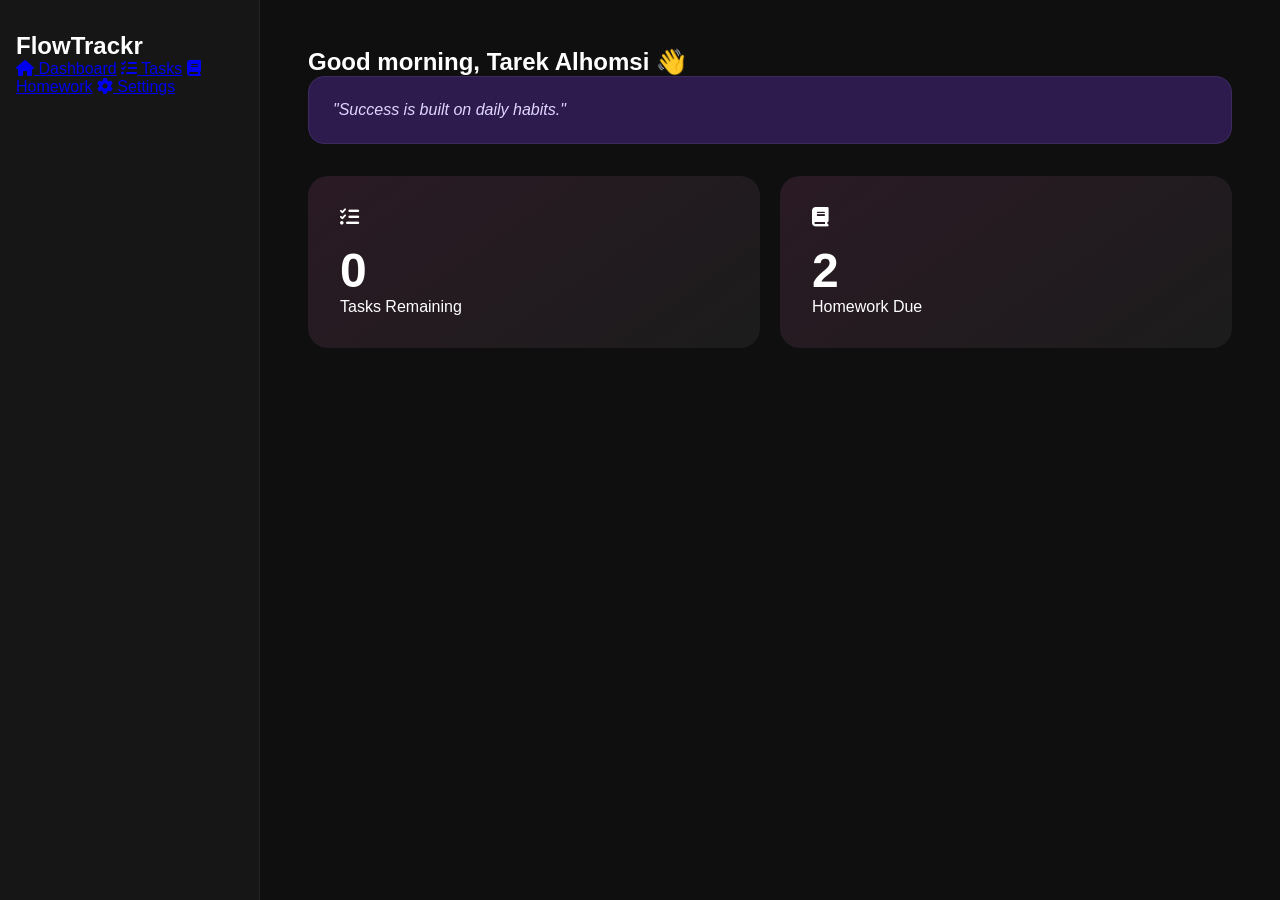
<file: index.html>
<!DOCTYPE html>
<html lang="en">
<head>
    <meta charset="UTF-8">
    <title>FlowTrackr | Dashboard</title>
    <link rel="stylesheet" href="style.css">
    <link rel="stylesheet" href="https://cdnjs.cloudflare.com/ajax/libs/font-awesome/6.4.0/css/all.min.css">
</head>
<body>
    <nav>
        <div class="logo"><h1>FlowTrackr</h1></div>
        <div class="nav-links">
            <a href="index.html" class="nav-link active"><i class="fa-solid fa-house"></i> Dashboard</a>
            <a href="tasks.html" class="nav-link"><i class="fa-solid fa-list-check"></i> Tasks</a>
            <a href="homework.html" class="nav-link"><i class="fa-solid fa-book"></i> Homework</a>
            <a href="settings.html" class="nav-link"><i class="fa-solid fa-gear"></i> Settings</a>
        </div>
    </nav>
    <main>
        <h2>Good morning, Tarek Alhomsi 👋</h2>
        <div class="quote-banner">
            <p>"Success is built on daily habits."</p>
        </div>
        <div class="stats-grid">
            <div class="stat-card card-tasks">
                <i class="fa-solid fa-list-check" style="color: var(--accent-pink);"></i>
                <h1 style="font-size: 3rem;">0</h1>
                <p>Tasks Remaining</p>
            </div>
            <div class="stat-card card-homework">
                <i class="fa-solid fa-book" style="color: var(--accent-orange);"></i>
                <h1 style="font-size: 3rem;">2</h1>
                <p>Homework Due</p>
            </div>
        </div>
    </main>
</body>
</html>
</file>
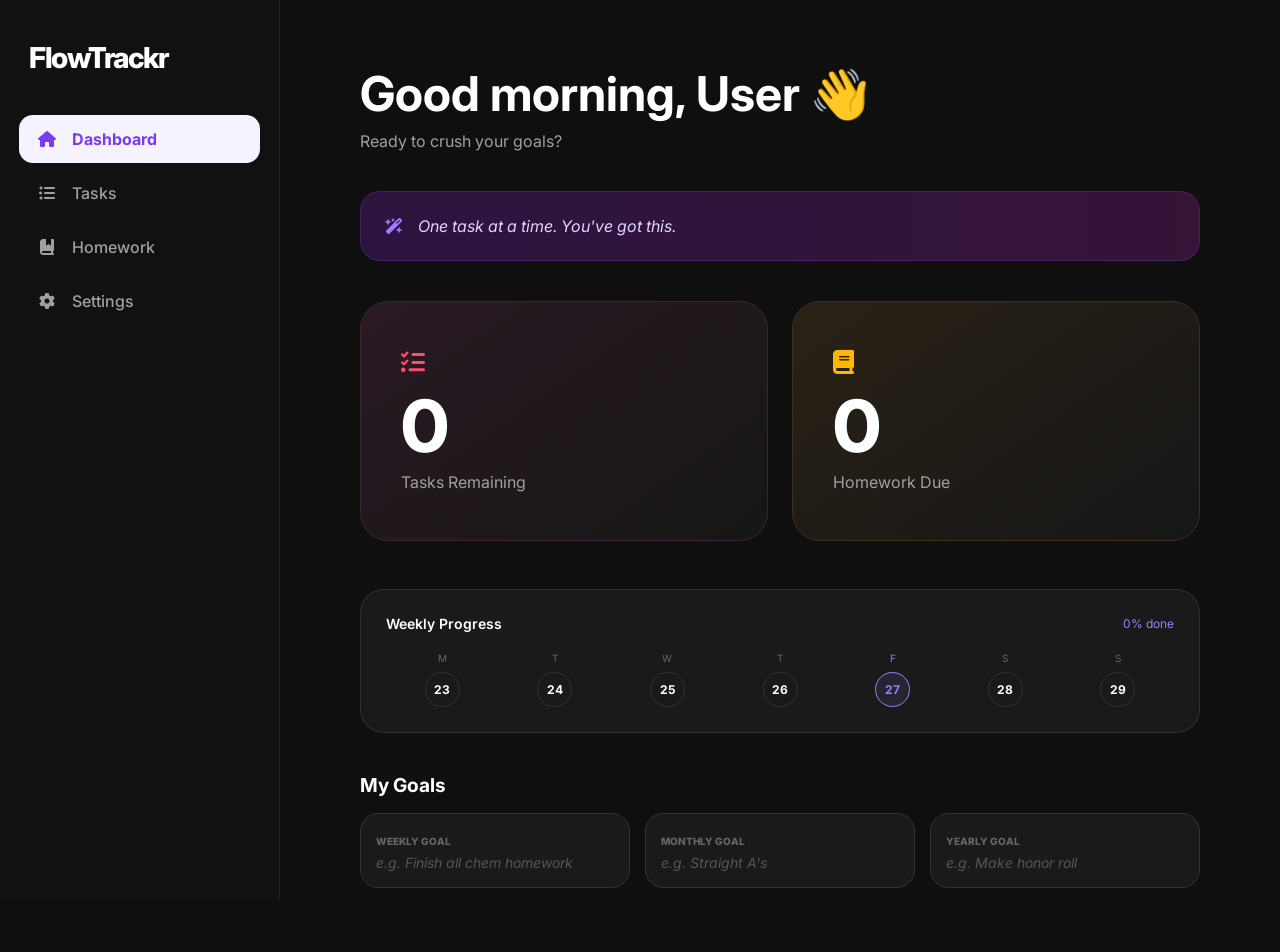
<file: dashboard.html>
<!DOCTYPE html>
<html lang="en">
<head>
    <meta charset="UTF-8">
    <meta name="viewport" content="width=device-width, initial-scale=1.0">
    <title>FlowTrackr | Dashboard</title>
    <link rel="stylesheet" href="https://cdnjs.cloudflare.com/ajax/libs/font-awesome/6.4.0/css/all.min.css">
    <link href="https://fonts.googleapis.com/css2?family=Inter:wght@400;500;600;700;800&display=swap" rel="stylesheet">
    
    <style>
        :root {
            --bg-dark: #0f0f0f;
            --sidebar-bg: #111111;
            --accent-purple: #9d7cff;
            --text-main: #ffffff;
            --text-dim: #a0a0a0;
            --active-bg: #f5f3ff;
            --active-text: #7c3aed;
            --card-red: linear-gradient(145deg, #2a1a24 0%, #161616 100%);
            --card-orange: linear-gradient(145deg, #2a2216 0%, #161616 100%);
            --banner-purple: linear-gradient(to right, rgba(88, 28, 135, 0.4), rgba(112, 26, 117, 0.4));
        }

        * { margin: 0; padding: 0; box-sizing: border-box; font-family: 'Inter', sans-serif; }
        body { background-color: var(--bg-dark); color: var(--text-main); display: flex; min-height: 100vh; }

        /* --- SIDEBAR --- */
        nav { width: 280px; background-color: var(--sidebar-bg); padding: 2.5rem 1.2rem; height: 100vh; position: sticky; top: 0; display: flex; flex-direction: column; border-right: 1px solid #222; }
        .logo-area h1 { font-size: 1.8rem; font-weight: 800; letter-spacing: -1.5px; margin-bottom: 2.5rem; padding-left: 10px; }
        .nav-item { display: flex; align-items: center; padding: 14px 18px; border-radius: 14px; color: var(--text-dim); text-decoration: none; font-weight: 500; margin-bottom: 6px; }
        .nav-item.active { background-color: var(--active-bg); color: var(--active-text); font-weight: 700; }
        .nav-item i { margin-right: 15px; width: 20px; text-align: center; }

        /* --- MAIN CONTENT --- */
        main { flex: 1; padding: 4rem 5rem; max-width: 1400px; }
        .greeting-title { font-size: 3rem; font-weight: 700; margin-bottom: 0.5rem; }
        .sub-text { color: var(--text-dim); margin-bottom: 2.5rem; }

        /* Motivation Banner (From Base44) */
        .quote-banner {
            background: var(--banner-purple);
            padding: 1.5rem;
            border-radius: 20px;
            border: 1px solid rgba(139, 92, 246, 0.2);
            display: flex;
            align-items: center;
            gap: 15px;
            margin-bottom: 2.5rem;
        }

        /* Stats Grid */
        .stats-grid { display: grid; grid-template-columns: 1fr 1fr; gap: 24px; margin-bottom: 3rem; }
        .stat-card { padding: 3rem 2.5rem; border-radius: 28px; border: 1px solid rgba(255,255,255,0.05); }
        .stat-card.tasks { background: var(--card-red); border-color: #3d2434; }
        .stat-card.homework { background: var(--card-orange); border-color: #3d301d; }
        .stat-card .count { font-size: 4.5rem; font-weight: 800; display: block; line-height: 1; margin-bottom: 10px; }

        /* Weekly Progress (From Base44) */
        .progress-section { background: #1a1a1a; padding: 25px; border-radius: 24px; border: 1px solid rgba(255,255,255,0.1); margin-bottom: 2.5rem; }
        .days-row { display: flex; justify-content: space-between; margin-top: 20px; }
        .day-dot { display: flex; flex-direction: column; align-items: center; gap: 8px; flex: 1; }
        .dot-circle { width: 35px; height: 35px; border-radius: 50%; border: 1px solid #333; display: flex; align-items: center; justify-content: center; font-size: 12px; font-weight: 700; }
        .dot-circle.today { border-color: var(--accent-purple); background: rgba(157, 124, 255, 0.1); color: var(--accent-purple); }

        /* Goals (From Base44) */
        .goals-grid { display: grid; grid-template-columns: 1fr 1fr 1fr; gap: 15px; }
        .goal-item { background: #1a1a1a; padding: 15px; border-radius: 18px; border: 1px solid #333; }
        .goal-input { background: transparent; border: none; color: white; width: 100%; font-size: 14px; outline: none; margin-top: 5px; }
        .goal-input::placeholder { color: #555; font-style: italic; }
    </style>
</head>
<body>

    <nav>
        <div class="logo-area"><h1>FlowTrackr</h1></div>
        <div class="nav-links">
            <a href="dashboard.html" class="nav-item active"><i class="fa-solid fa-house"></i> Dashboard</a>
            <a href="tasks.html" class="nav-item"><i class="fa-solid fa-list-ul"></i> Tasks</a>
            <a href="homework.html" class="nav-item"><i class="fa-solid fa-book-bookmark"></i> Homework</a>
            <a href="settings.html" class="nav-item"><i class="fa-solid fa-gear"></i> Settings</a>
        </div>
    </nav>

    <main>
        <h2 class="greeting-title" id="greet">Good morning 👋</h2>
        <p class="sub-text">Ready to crush your goals?</p>

        <div class="quote-banner">
            <i class="fa-solid fa-wand-magic-sparkles" style="color: var(--accent-purple);"></i>
            <p id="motivation-quote" style="color: #e0d5ff; font-style: italic;"></p>
        </div>

        <div class="stats-grid">
            <div class="stat-card tasks">
                <i class="fa-solid fa-list-check" style="color: #ff4d6d; font-size: 1.5rem; margin-bottom: 1rem; display: block;"></i>
                <span class="count">0</span>
                <span class="label" style="color: var(--text-dim)">Tasks Remaining</span>
            </div>
            <div class="stat-card homework">
                <i class="fa-solid fa-book" style="color: #ffb703; font-size: 1.5rem; margin-bottom: 1rem; display: block;"></i>
                <span class="count">0</span>
                <span class="label" style="color: var(--text-dim)">Homework Due</span>
            </div>
        </div>

        <div class="progress-section">
            <div style="display: flex; justify-content: space-between; align-items: center;">
                <h3 style="font-size: 14px; font-weight: 600;">Weekly Progress</h3>
                <span style="font-size: 12px; color: var(--accent-purple);" id="completion-pct">0% done</span>
            </div>
            <div class="days-row" id="days-container"></div>
        </div>

        <h3 style="margin-bottom: 1rem; font-size: 1.2rem;">My Goals</h3>
        <div class="goals-grid">
            <div class="goal-item">
                <span style="font-size: 10px; color: #666; font-weight: 800;">WEEKLY GOAL</span>
                <input type="text" class="goal-input" placeholder="e.g. Finish all chem homework" id="weekly-goal">
            </div>
            <div class="goal-item">
                <span style="font-size: 10px; color: #666; font-weight: 800;">MONTHLY GOAL</span>
                <input type="text" class="goal-input" placeholder="e.g. Straight A's" id="monthly-goal">
            </div>
            <div class="goal-item">
                <span style="font-size: 10px; color: #666; font-weight: 800;">YEARLY GOAL</span>
                <input type="text" class="goal-input" placeholder="e.g. Make honor roll" id="yearly-goal">
            </div>
        </div>
    </main>

    <script>
        // 1. Personalized Greeting
        const name = localStorage.getItem('userName') || "User";
        document.getElementById('greet').innerText = `Good morning, ${name} 👋`;

        // 2. Motivation Quotes Logic (Translated from your React code)
        const QUOTES = [
            "Success is built on daily habits, not once-in-a-lifetime effort.",
            "Small steps every day lead to big results. Keep going!",
            "Consistency beats motivation every single time.",
            "Hard work now = freedom later. Stay focused!",
            "One task at a time. You've got this."
        ];
        const dayIndex = new Date().getDate() % QUOTES.length;
        document.getElementById('motivation-quote').innerText = QUOTES[dayIndex];

        // 3. Weekly Progress Logic
        const daysContainer = document.getElementById('days-container');
        const dayNames = ['M', 'T', 'W', 'T', 'F', 'S', 'S'];
        const today = new Date().getDay(); // 1 = Monday, etc.
        const adjustedToday = today === 0 ? 6 : today - 1; // Adjust for Monday start

        dayNames.forEach((name, i) => {
            const isToday = i === adjustedToday;
            daysContainer.innerHTML += `
                <div class="day-dot">
                    <span style="font-size: 10px; color: ${isToday ? '#9d7cff' : '#666'}">${name}</span>
                    <div class="dot-circle ${isToday ? 'today' : ''}">${i + 23}</div>
                </div>
            `;
        });

        // 4. Save Goals to LocalStorage (So they don't disappear)
        const goalIds = ['weekly-goal', 'monthly-goal', 'yearly-goal'];
        goalIds.forEach(id => {
            const saved = localStorage.getItem(id);
            if (saved) document.getElementById(id).value = saved;
            
            document.getElementById(id).addEventListener('input', (e) => {
                localStorage.setItem(id, e.target.value);
            });
        });
    </script>
</body>
</html>
</file>
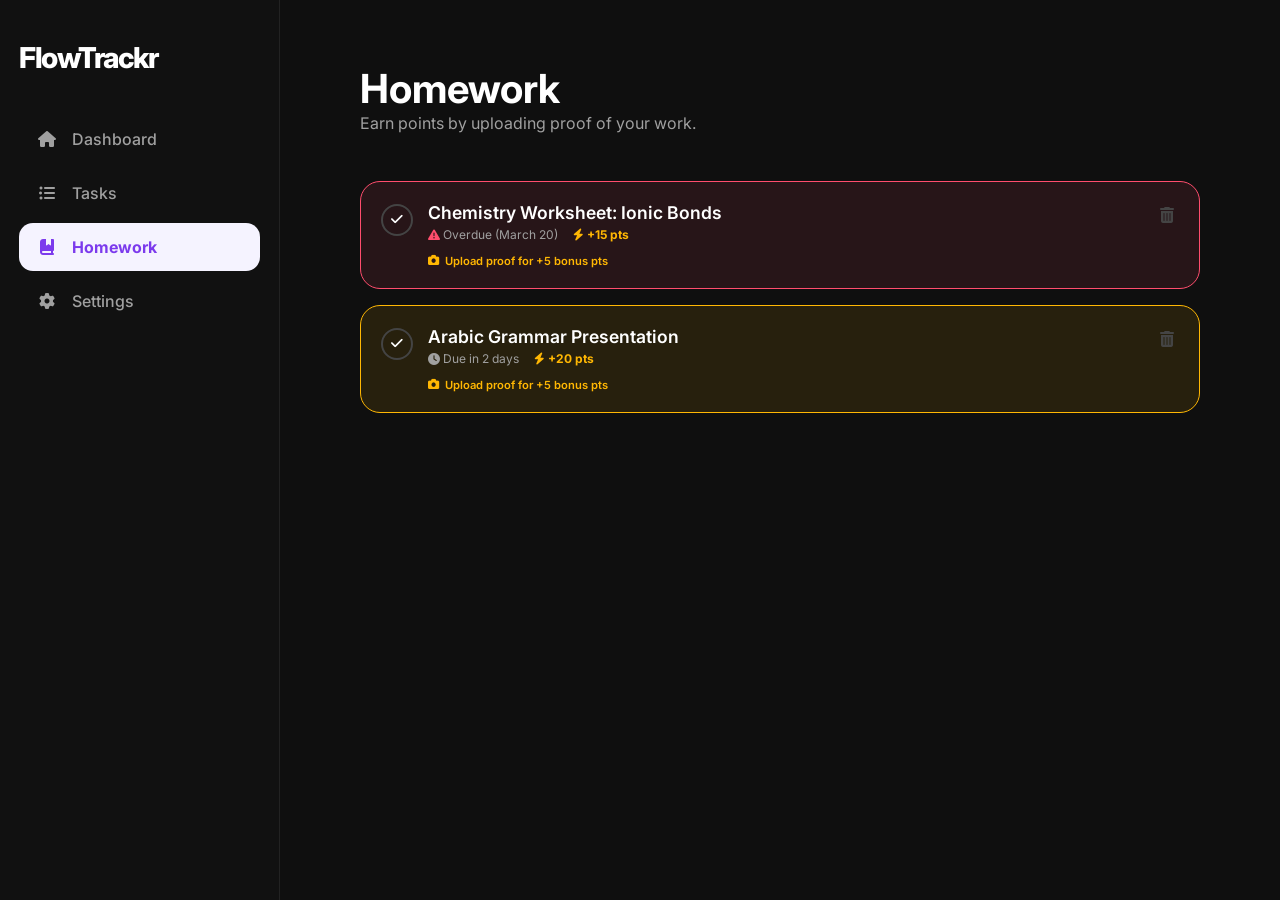
<file: homework.html>
<!DOCTYPE html>
<html lang="en">
<head>
    <meta charset="UTF-8">
    <meta name="viewport" content="width=device-width, initial-scale=1.0">
    <title>FlowTrackr | Homework</title>
    <link rel="stylesheet" href="https://cdnjs.cloudflare.com/ajax/libs/font-awesome/6.4.0/css/all.min.css">
    <link href="https://fonts.googleapis.com/css2?family=Inter:wght@400;500;600;700;800&display=swap" rel="stylesheet">
    
    <style>
        :root {
            --bg-dark: #0f0f0f;
            --sidebar-bg: #111111;
            --accent-purple: #9d7cff;
            --text-main: #ffffff;
            --text-dim: #a0a0a0;
            --card-bg: #1a1a1a;
            --overdue-bg: rgba(255, 77, 109, 0.1);
            --soon-bg: rgba(255, 183, 3, 0.1);
        }

        * { margin: 0; padding: 0; box-sizing: border-box; font-family: 'Inter', sans-serif; }
        body { background-color: var(--bg-dark); color: var(--text-main); display: flex; min-height: 100vh; }

        /* Sidebar */
        nav { width: 280px; background-color: var(--sidebar-bg); padding: 2.5rem 1.2rem; border-right: 1px solid #222; position: sticky; top: 0; height: 100vh; }
        .logo-area h1 { font-size: 1.8rem; font-weight: 800; letter-spacing: -1.5px; margin-bottom: 2.5rem; }
        .nav-item { display: flex; align-items: center; padding: 14px 18px; border-radius: 14px; color: var(--text-dim); text-decoration: none; font-weight: 500; margin-bottom: 6px; }
        .nav-item.active { background-color: #f5f3ff; color: #7c3aed; font-weight: 700; }
        .nav-item i { margin-right: 15px; width: 20px; text-align: center; }

        /* Main Content */
        main { flex: 1; padding: 4rem 5rem; max-width: 1000px; }
        .header { margin-bottom: 3rem; }
        .header h2 { font-size: 2.5rem; font-weight: 700; }

        /* Homework List */
        .hw-list { display: flex; flex-direction: column; gap: 16px; }
        .hw-item {
            background: var(--card-bg);
            border: 1px solid rgba(255,255,255,0.1);
            padding: 20px;
            border-radius: 20px;
            display: flex;
            align-items: flex-start;
            gap: 15px;
            transition: 0.3s;
        }

        /* Status Styles from your React Code */
        .hw-item.overdue { border-color: #ff4d6d; background: var(--overdue-bg); }
        .hw-item.soon { border-color: #ffb703; background: var(--soon-bg); }
        .hw-item.completed { opacity: 0.5; border-color: transparent; }

        .check-btn {
            width: 32px; height: 32px; border-radius: 50%; border: 2px solid #444;
            display: flex; align-items: center; justify-content: center; cursor: pointer; transition: 0.2s;
            background: transparent; color: white; margin-top: 2px;
        }
        .check-btn.done { background: #00c896; border-color: #00c896; }

        .content { flex: 1; }
        .title { font-weight: 600; font-size: 1.1rem; margin-bottom: 4px; }
        .meta { display: flex; gap: 15px; font-size: 0.75rem; color: var(--text-dim); align-items: center; }
        .pts { color: #ffb703; font-weight: 700; }

        /* Photo Verification Action */
        .photo-action {
            margin-top: 12px;
            font-size: 0.7rem;
            color: #ffb703;
            display: flex;
            align-items: center;
            gap: 6px;
            cursor: pointer;
            font-weight: 600;
        }
        .photo-action:hover { color: #ffe194; }
        input[type="file"] { display: none; }

        .trash-btn { color: #444; cursor: pointer; padding: 5px; }
        .trash-btn:hover { color: #ff4d6d; }
    </style>
</head>
<body>

    <nav>
        <div class="logo-area"><h1>FlowTrackr</h1></div>
        <div class="nav-links">
            <a href="dashboard.html" class="nav-item"><i class="fa-solid fa-house"></i> Dashboard</a>
            <a href="tasks.html" class="nav-item"><i class="fa-solid fa-list-ul"></i> Tasks</a>
            <a href="homework.html" class="nav-item active"><i class="fa-solid fa-book-bookmark"></i> Homework</a>
            <a href="settings.html" class="nav-item"><i class="fa-solid fa-gear"></i> Settings</a>
        </div>
    </nav>

    <main>
        <div class="header">
            <h2>Homework</h2>
            <p style="color: var(--text-dim);">Earn points by uploading proof of your work.</p>
        </div>

        <div class="hw-list" id="hw-container">
            <div class="hw-item overdue">
                <button class="check-btn" onclick="this.classList.toggle('done')"><i class="fa-solid fa-check"></i></button>
                <div class="content">
                    <p class="title">Chemistry Worksheet: Ionic Bonds</p>
                    <div class="meta">
                        <span><i class="fa-solid fa-triangle-exclamation" style="color:#ff4d6d"></i> Overdue (March 20)</span>
                        <span class="pts"><i class="fa-solid fa-bolt"></i> +15 pts</span>
                    </div>
                    <label class="photo-action">
                        <input type="file" accept="image/*" capture="environment" onchange="verifyPhoto(this)">
                        <i class="fa-solid fa-camera"></i> Upload proof for +5 bonus pts
                    </label>
                </div>
                <i class="fa-solid fa-trash-can trash-btn"></i>
            </div>

            <div class="hw-item soon">
                <button class="check-btn" onclick="this.classList.toggle('done')"><i class="fa-solid fa-check"></i></button>
                <div class="content">
                    <p class="title">Arabic Grammar Presentation</p>
                    <div class="meta">
                        <span><i class="fa-solid fa-clock"></i> Due in 2 days</span>
                        <span class="pts"><i class="fa-solid fa-bolt"></i> +20 pts</span>
                    </div>
                    <label class="photo-action">
                        <input type="file" accept="image/*" onchange="verifyPhoto(this)">
                        <i class="fa-solid fa-camera"></i> Upload proof for +5 bonus pts
                    </label>
                </div>
                <i class="fa-solid fa-trash-can trash-btn"></i>
            </div>
        </div>
    </main>

    <script>
        function verifyPhoto(input) {
            if (input.files && input.files[0]) {
                const label = input.parentElement;
                label.innerHTML = `<i class="fa-solid fa-circle-notch fa-spin"></i> Verifying with AI...`;
                
                // Simulate the AI verification delay from your React code
                setTimeout(() => {
                    label.innerHTML = `<i class="fa-solid fa-circle-check" style="color:#00c896"></i> Verified! +5 bonus pts earned`;
                    label.style.color = "#00c896";
                    
                    // Add points to total (you can link this to your global points variable)
                    console.log("5 bonus points awarded");
                }, 2000);
            }
        }
    </script>
</body>
</html>
</file>
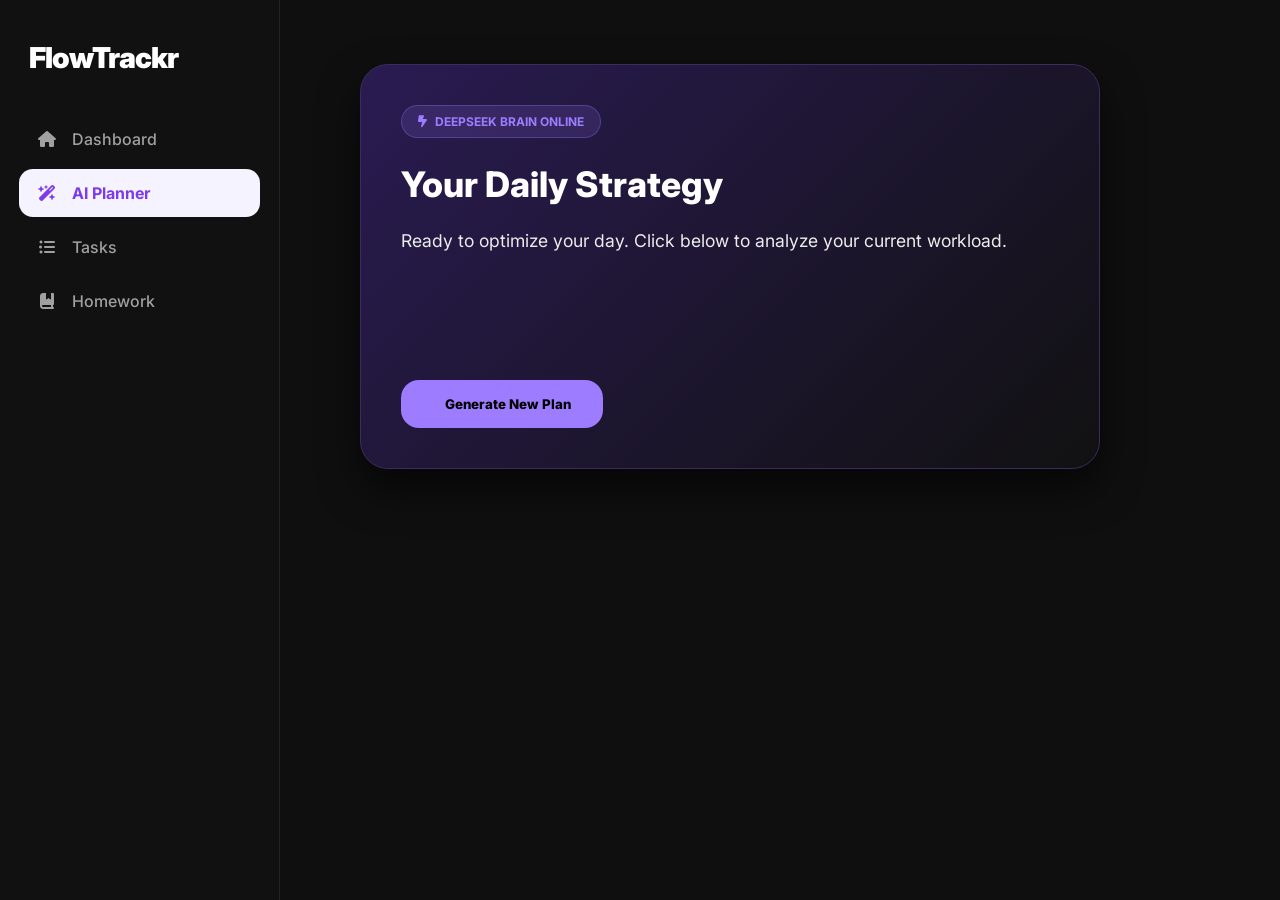
<file: planner.html>
<!DOCTYPE html>
<html lang="en">
<head>
    <meta charset="UTF-8">
    <title>FlowTrackr | AI Planner</title>
    <link rel="stylesheet" href="https://cdnjs.cloudflare.com/ajax/libs/font-awesome/6.4.0/css/all.min.css">
    <link href="https://fonts.googleapis.com/css2?family=Inter:wght@400;500;600;700;800&display=swap" rel="stylesheet">
    <style>
        :root {
            --bg-dark: #0f0f0f;
            --sidebar-bg: #111111;
            --accent-purple: #9d7cff;
            --text-main: #ffffff;
            --text-dim: #a0a0a0;
            --ai-gradient: linear-gradient(135deg, #2a1b52 0%, #111 100%);
        }

        * { margin: 0; padding: 0; box-sizing: border-box; font-family: 'Inter', sans-serif; }
        body { background-color: var(--bg-dark); color: var(--text-main); display: flex; min-height: 100vh; }

        /* Sidebar */
        nav { width: 280px; background-color: var(--sidebar-bg); padding: 2.5rem 1.2rem; border-right: 1px solid #222; position: sticky; top: 0; height: 100vh; }
        .nav-item { display: flex; align-items: center; padding: 14px 18px; border-radius: 14px; color: var(--text-dim); text-decoration: none; font-weight: 500; margin-bottom: 6px; }
        .nav-item.active { background-color: #f5f3ff; color: #7c3aed; font-weight: 700; }
        .nav-item i { margin-right: 15px; width: 20px; text-align: center; }

        /* Planner Content */
        main { flex: 1; padding: 4rem 5rem; max-width: 900px; }
        .ai-card { 
            background: var(--ai-gradient); 
            border: 1px solid #3d2b5d; 
            padding: 40px; 
            border-radius: 28px; 
            box-shadow: 0 20px 40px rgba(0,0,0,0.6);
        }
        
        .status-badge {
            display: inline-flex;
            align-items: center;
            gap: 8px;
            background: rgba(157, 124, 255, 0.15);
            color: var(--accent-purple);
            padding: 8px 16px;
            border-radius: 100px;
            font-size: 12px;
            font-weight: 700;
            margin-bottom: 25px;
            border: 1px solid rgba(157, 124, 255, 0.3);
        }

        #plan-result {
            font-size: 1.1rem;
            line-height: 1.8;
            color: #ececec;
            min-height: 120px;
        }

        .generate-btn {
            margin-top: 35px;
            background: var(--accent-purple);
            color: #000;
            border: none;
            padding: 16px 32px;
            border-radius: 18px;
            font-weight: 800;
            cursor: pointer;
            display: flex;
            align-items: center;
            gap: 12px;
            transition: all 0.3s cubic-bezier(0.4, 0, 0.2, 1);
        }
        .generate-btn:hover { transform: translateY(-3px); box-shadow: 0 8px 20px rgba(157, 124, 255, 0.4); }
        .generate-btn:active { transform: translateY(0); }
        .generate-btn:disabled { opacity: 0.5; cursor: not-allowed; }

        .loader { animation: spin 1s linear infinite; }
        @keyframes spin { from { transform: rotate(0deg); } to { transform: rotate(360deg); } }
    </style>
</head>
<body>

    <nav>
        <div class="logo-area" style="margin-bottom: 2.5rem; padding-left: 10px;">
            <h1 style="font-size: 1.8rem; font-weight: 900; letter-spacing: -1px;">FlowTrackr</h1>
        </div>
        <div class="nav-links">
            <a href="dashboard.html" class="nav-item"><i class="fa-solid fa-house"></i> Dashboard</a>
            <a href="planner.html" class="nav-item active"><i class="fa-solid fa-wand-magic-sparkles"></i> AI Planner</a>
            <a href="tasks.html" class="nav-item"><i class="fa-solid fa-list-ul"></i> Tasks</a>
            <a href="homework.html" class="nav-item"><i class="fa-solid fa-book-bookmark"></i> Homework</a>
        </div>
    </nav>

    <main>
        <div class="ai-card">
            <div class="status-badge">
                <i class="fa-solid fa-bolt-lightning"></i> DEEPSEEK BRAIN ONLINE
            </div>
            <h2 style="font-size: 2.2rem; margin-bottom: 20px; font-weight: 800;">Your Daily Strategy</h2>
            
            <div id="plan-result">
                Ready to optimize your day. Click below to analyze your current workload.
            </div>

            <button id="magic-btn" onclick="runAIPlanner()" class="generate-btn">
                <i class="fa-solid fa-sparkles"></i> Generate New Plan
            </button>
        </div>
    </main>

    <script>
        const DEEPSEEK_KEY = "sk-e3b5eb385aba49b9a4b1105e7f931893"; 

        async function runAIPlanner() {
            const btn = document.getElementById('magic-btn');
            const output = document.getElementById('plan-result');
            
            btn.disabled = true;
            output.innerHTML = `<i class="fa-solid fa-circle-notch loader"></i> Thinking about your Chemistry and Arabic goals...`;

            // Mocking the context—later we can make this pull from your actual Task list
            const userContext = "Active Homework: Chemistry Worksheet (Overdue), Arabic Grammar Outline. Skills: 3D Modeling (Blender). Goal: Maximize points.";

            try {
                const response = await fetch("https://api.deepseek.com/v1/chat/completions", {
                    method: "POST",
                    headers: {
                        "Content-Type": "application/json",
                        "Authorization": `Bearer ${DEEPSEEK_KEY}`
                    },
                    body: JSON.stringify({
                        model: "deepseek-chat",
                        messages: [
                            {
                                role: "system", 
                                content: "You are an elite academic performance coach. Provide a concise, high-impact study plan for a high school student. Focus on tackling overdue work first, then moving to high-point tasks. Keep it under 60 words."
                            },
                            {
                                role: "user", 
                                content: `Plan my day: ${userContext}`
                            }
                        ]
                    })
                });

                const data = await response.json();
                output.innerText = data.choices[0].message.content;

            } catch (error) {
                output.innerHTML = `<span style="color: #ff4d6d;">Error: Connection failed. Check your API balance or network!</span>`;
            } finally {
                btn.disabled = false;
            }
        }
    </script>
</body>
</html>
</file>
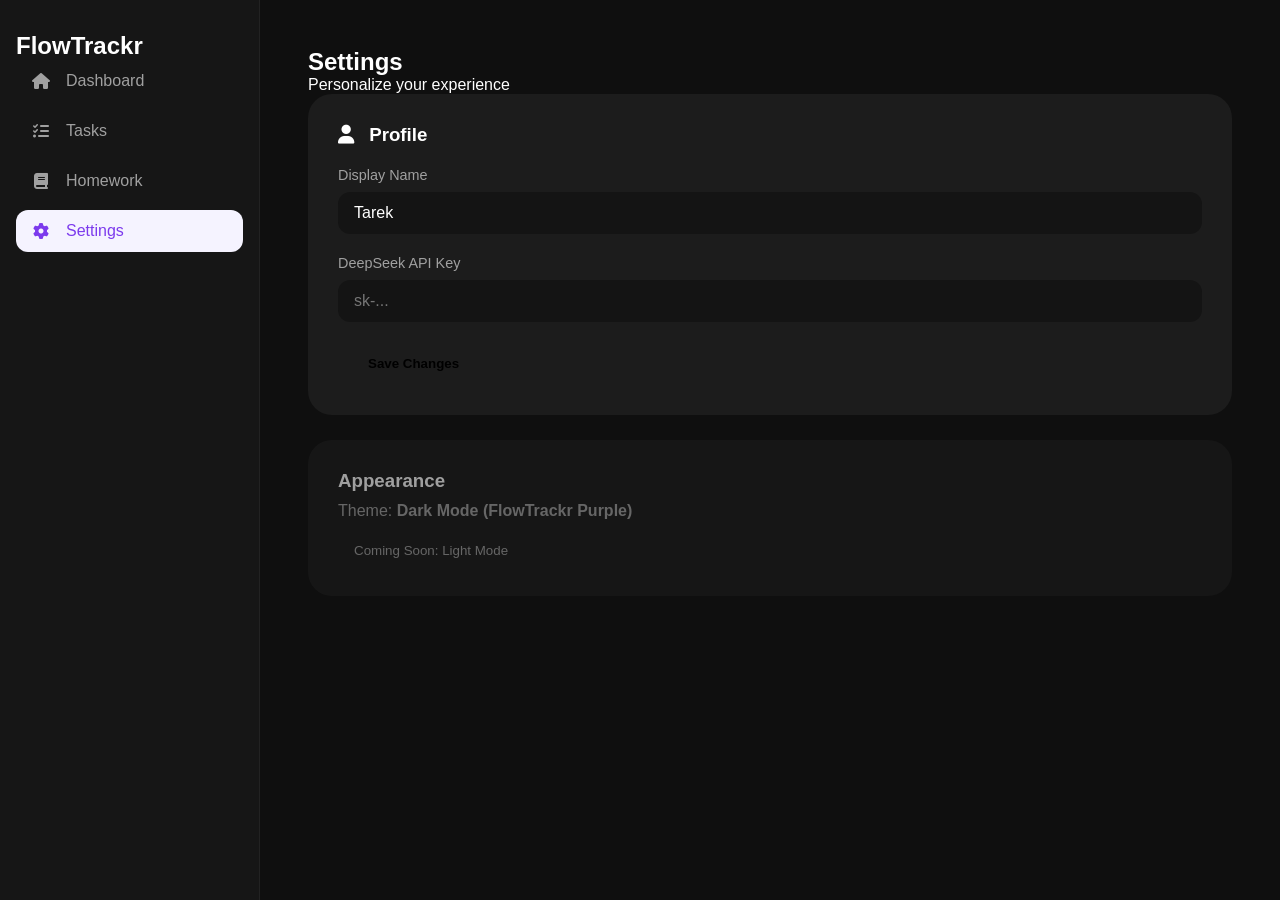
<file: settings.htm>
<!DOCTYPE html>
<html lang="en">
<head>
    <meta charset="UTF-8">
    <title>FlowTrackr | Settings</title>
    <link rel="stylesheet" href="style.css">
    <link rel="stylesheet" href="https://cdnjs.cloudflare.com/ajax/libs/font-awesome/6.4.0/css/all.min.css">
    <style>
        .settings-group { background: var(--card-bg); border: 1px solid var(--border); border-radius: 24px; padding: 30px; margin-bottom: 25px; }
        .input-box { width: 100%; background: rgba(0,0,0,0.3); border: 1px solid var(--border); padding: 12px 16px; border-radius: 12px; color: white; margin-top: 8px; margin-bottom: 20px; font-size: 1rem; }
        .save-btn { background: var(--accent); color: black; border: none; padding: 14px 30px; border-radius: 14px; font-weight: 800; cursor: pointer; transition: 0.2s; }
        .save-btn:hover { transform: scale(1.02); background: #b094ff; }
    </style>
</head>
<body>
    <nav>
        <div class="logo-container"><h1>FlowTrackr</h1></div>
        <div class="nav-links">
            <a href="dashboard.html" class="nav-item"><i class="fa-solid fa-house"></i> Dashboard</a>
            <a href="tasks.html" class="nav-item"><i class="fa-solid fa-list-check"></i> Tasks</a>
            <a href="homework.html" class="nav-item"><i class="fa-solid fa-book"></i> Homework</a>
            <a href="settings.html" class="nav-item active"><i class="fa-solid fa-gear"></i> Settings</a>
        </div>
    </nav>

    <main>
        <header>
            <h2>Settings</h2>
            <p>Personalize your experience</p>
        </header>

        <div class="settings-group">
            <h3 style="margin-bottom: 20px;"><i class="fa-solid fa-user" style="margin-right: 10px; color: var(--accent);"></i> Profile</h3>
            
            <label style="font-size: 0.9rem; color: var(--text-dim);">Display Name</label>
            <input type="text" id="usernameInput" class="input-box" placeholder="e.g. Tarek">

            <label style="font-size: 0.9rem; color: var(--text-dim);">DeepSeek API Key</label>
            <input type="password" id="apiKeyInput" class="input-box" placeholder="sk-...">
            
            <button class="save-btn" onclick="saveSettings()">Save Changes</button>
            <p id="saveMessage" style="color: #00c896; font-size: 0.9rem; margin-top: 15px; display: none;">✅ Settings saved successfully!</p>
        </div>

        <div class="settings-group" style="opacity: 0.6;">
            <h3>Appearance</h3>
            <p style="color: var(--text-dim); margin-top: 10px;">Theme: <strong>Dark Mode (FlowTrackr Purple)</strong></p>
            <button disabled style="margin-top: 15px; background: none; border: 1px solid var(--border); color: var(--text-dim); padding: 8px 16px; border-radius: 10px;">Coming Soon: Light Mode</button>
        </div>
    </main>

    <script>
        // Load current settings when page opens
        window.onload = function() {
            const savedName = localStorage.getItem('flowtrackr_user') || "Tarek";
            const savedKey = localStorage.getItem('flowtrackr_ai_key') || "";
            document.getElementById('usernameInput').value = savedName;
            document.getElementById('apiKeyInput').value = savedKey;
        };

        function saveSettings() {
            const newName = document.getElementById('usernameInput').value;
            const newKey = document.getElementById('apiKeyInput').value;

            localStorage.setItem('flowtrackr_user', newName);
            localStorage.setItem('flowtrackr_ai_key', newKey);

            const msg = document.getElementById('saveMessage');
            msg.style.display = 'block';
            setTimeout(() => msg.style.display = 'none', 3000);
        }
    </script>
</body>
</html>
</file>
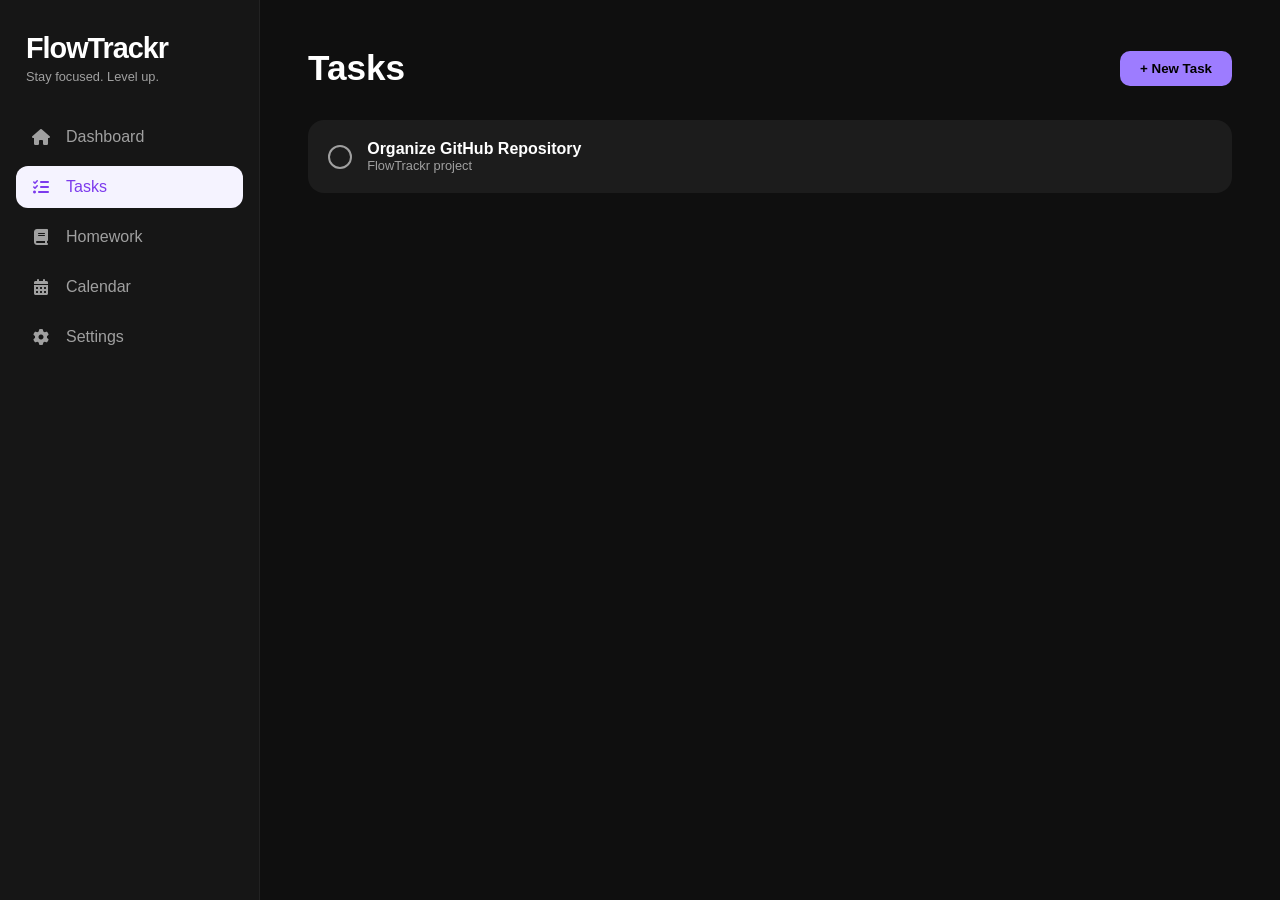
<file: tasks.html>
<!DOCTYPE html>
<html lang="en">
<head>
    <meta charset="UTF-8">
    <meta name="viewport" content="width=device-width, initial-scale=1.0">
    <title>FlowTrackr | Tasks</title>
    <link rel="stylesheet" href="https://cdnjs.cloudflare.com/ajax/libs/font-awesome/6.4.0/css/all.min.css">
    <style>
        :root {
            --bg-dark: #0f0f0f;
            --sidebar-bg: #161616;
            --card-bg: #1c1c1c;
            --accent-purple: #9d7cff;
            --text-main: #ffffff;
            --text-dim: #a0a0a0;
        }

        * { margin: 0; padding: 0; box-sizing: border-box; font-family: 'Inter', -apple-system, sans-serif; }
        body { background-color: var(--bg-dark); color: var(--text-main); display: flex; min-height: 100vh; }

        /* SIDEBAR (Exact same as Dashboard) */
        nav { width: 260px; background-color: var(--sidebar-bg); padding: 2rem 1rem; display: flex; flex-direction: column; border-right: 1px solid #222; }
        .logo-area { margin-bottom: 2rem; padding-left: 10px; }
        .logo-area h1 { font-size: 1.8rem; font-weight: 800; letter-spacing: -1px; }
        .logo-area p { color: var(--text-dim); font-size: 0.8rem; margin-top: 4px; }
        .nav-item { display: flex; align-items: center; padding: 12px 15px; margin-bottom: 8px; border-radius: 12px; color: var(--text-dim); text-decoration: none; transition: 0.2s; font-weight: 500; }
        .nav-item i { margin-right: 15px; width: 20px; text-align: center; }
        .nav-item.active { background-color: #f5f3ff; color: #7c3aed; }
        .nav-item:hover:not(.active) { background-color: #252525; color: white; }

        /* MAIN CONTENT */
        main { flex: 1; padding: 3rem; max-width: 1100px; }
        .header { display: flex; justify-content: space-between; align-items: center; margin-bottom: 2rem; }
        .header h2 { font-size: 2.2rem; }

        .task-item {
            background-color: var(--card-bg);
            padding: 1.2rem;
            border-radius: 16px;
            display: flex;
            align-items: center;
            margin-bottom: 12px;
            border: 1px solid transparent;
            transition: 0.2s;
        }
        .task-item:hover { border-color: #333; background-color: #222; }
        
        .check-circle {
            width: 24px;
            height: 24px;
            border: 2px solid var(--text-dim);
            border-radius: 50%;
            margin-right: 15px;
            cursor: pointer;
        }

        .btn-add {
            background-color: var(--accent-purple);
            color: black;
            border: none;
            padding: 10px 20px;
            border-radius: 10px;
            font-weight: 700;
            cursor: pointer;
        }
    </style>
</head>
<body>
    <nav>
        <div class="logo-area"><h1>FlowTrackr</h1><p>Stay focused. Level up.</p></div>
        <div class="nav-links">
            <a href="dashboard.html" class="nav-item"><i class="fa-solid fa-house"></i> Dashboard</a>
            <a href="tasks.html" class="nav-item active"><i class="fa-solid fa-list-check"></i> Tasks</a>
            <a href="homework.html" class="nav-item"><i class="fa-solid fa-book"></i> Homework</a>
            <a href="calendar.html" class="nav-item"><i class="fa-solid fa-calendar-days"></i> Calendar</a>
            <a href="settings.html" class="nav-item"><i class="fa-solid fa-gear"></i> Settings</a>
        </div>
    </nav>
    <main>
        <div class="header">
            <h2>Tasks</h2>
            <button class="btn-add">+ New Task</button>
        </div>
        <div class="task-list">
            <div class="task-item">
                <div class="check-circle"></div>
                <div>
                    <h4>Organize GitHub Repository</h4>
                    <p style="color: var(--text-dim); font-size: 0.8rem;">FlowTrackr project</p>
                </div>
            </div>
        </div>
    </main>
</body>
</html>
</file>
<file: style.css>
:root {
    --bg-dark: #0f0f0f;
    --sidebar-bg: #161616;
    --card-bg: #1c1c1c;
    --accent-purple: #9d7cff;
    --text-main: #ffffff;
    --text-dim: #a0a0a0;
    --quote-bg: #2d1b4d;
}

* { margin: 0; padding: 0; box-sizing: border-box; font-family: 'Inter', -apple-system, sans-serif; }

body {
    background-color: var(--bg-dark);
    color: var(--text-main);
    display: flex;
    min-height: 100vh;
}

/* SIDEBAR */
nav {
    width: 260px;
    background-color: var(--sidebar-bg);
    padding: 2rem 1rem;
    display: flex;
    flex-direction: column;
    border-right: 1px solid #222;
}

.logo-area { margin-bottom: 2rem; padding-left: 10px; }
.logo-area h1 { font-size: 1.8rem; font-weight: 800; letter-spacing: -1px; }
.logo-area p { color: var(--text-dim); font-size: 0.8rem; margin-top: 4px; }

.nav-links { list-style: none; }
.nav-item {
    display: flex;
    align-items: center;
    padding: 12px 15px;
    margin-bottom: 8px;
    border-radius: 12px;
    color: var(--text-dim);
    text-decoration: none;
    transition: 0.2s;
    font-weight: 500;
}
.nav-item i { margin-right: 15px; width: 20px; text-align: center; }

.nav-item.active {
    background-color: #f5f3ff;
    color: #7c3aed;
}

.nav-item:hover:not(.active) {
    background-color: #252525;
    color: white;
}

/* MAIN CONTENT */
main {
    flex: 1;
    padding: 3rem;
    max-width: 1100px;
}

.greeting h2 { font-size: 2.2rem; margin-bottom: 8px; }
.greeting p { color: var(--text-dim); margin-bottom: 2rem; }

/* QUOTE BANNER */
.quote-banner {
    background-color: var(--quote-bg);
    padding: 1.5rem;
    border-radius: 16px;
    display: flex;
    align-items: center;
    margin-bottom: 2rem;
    border: 1px solid #3d2b5d;
}
.quote-banner i {
    background: rgba(255,255,255,0.1);
    padding: 10px;
    border-radius: 10px;
    margin-right: 15px;
    color: var(--accent-purple);
}
.quote-banner p { font-style: italic; color: #e0d5ff; }

/* STAT CARDS */
.stats-grid {
    display: grid;
    grid-template-columns: 1fr 1fr;
    gap: 20px;
    margin-bottom: 3rem;
}
.stat-card {
    background: linear-gradient(145deg, #2a1a24, #1c1c1c); 
    padding: 2rem;
    border-radius: 20px;
    position: relative;
    overflow: hidden;
}
.stat-card.homework { background: linear-gradient(145deg, #2a1e16, #1c1c1c); }

.stat-card i { font-size: 1.2rem; margin-bottom: 1rem; display: block; }
.stat-card .count { font-size: 3rem; font-weight: 700; display: block; }
.stat-card .label { color: var(--text-dim); font-size: 0.9rem; }

/* QUICK ACTIONS */
.section-title { font-size: 1.4rem; margin-bottom: 1.5rem; }
.action-item {
    background-color: var(--card-bg);
    padding: 1.2rem;
    border-radius: 16px;
    display: flex;
    align-items: center;
    margin-bottom: 12px;
    cursor: pointer;
    transition: 0.2s;
    text-decoration: none;
    color: inherit;
}
.action-item:hover { background-color: #252525; }
.action-icon {
    width: 45px;
    height: 45px;
    background: #2a1a24;
    border-radius: 12px;
    display: flex;
    align-items: center;
    justify-content: center;
    margin-right: 15px;
    color: #ff4d6d;
}
.action-info h4 { font-size: 1rem; margin-bottom: 2px; }
.action-info p { font-size: 0.8rem; color: var(--text-dim); }
.chevron { margin-left: auto; color: #444; }
</file>
